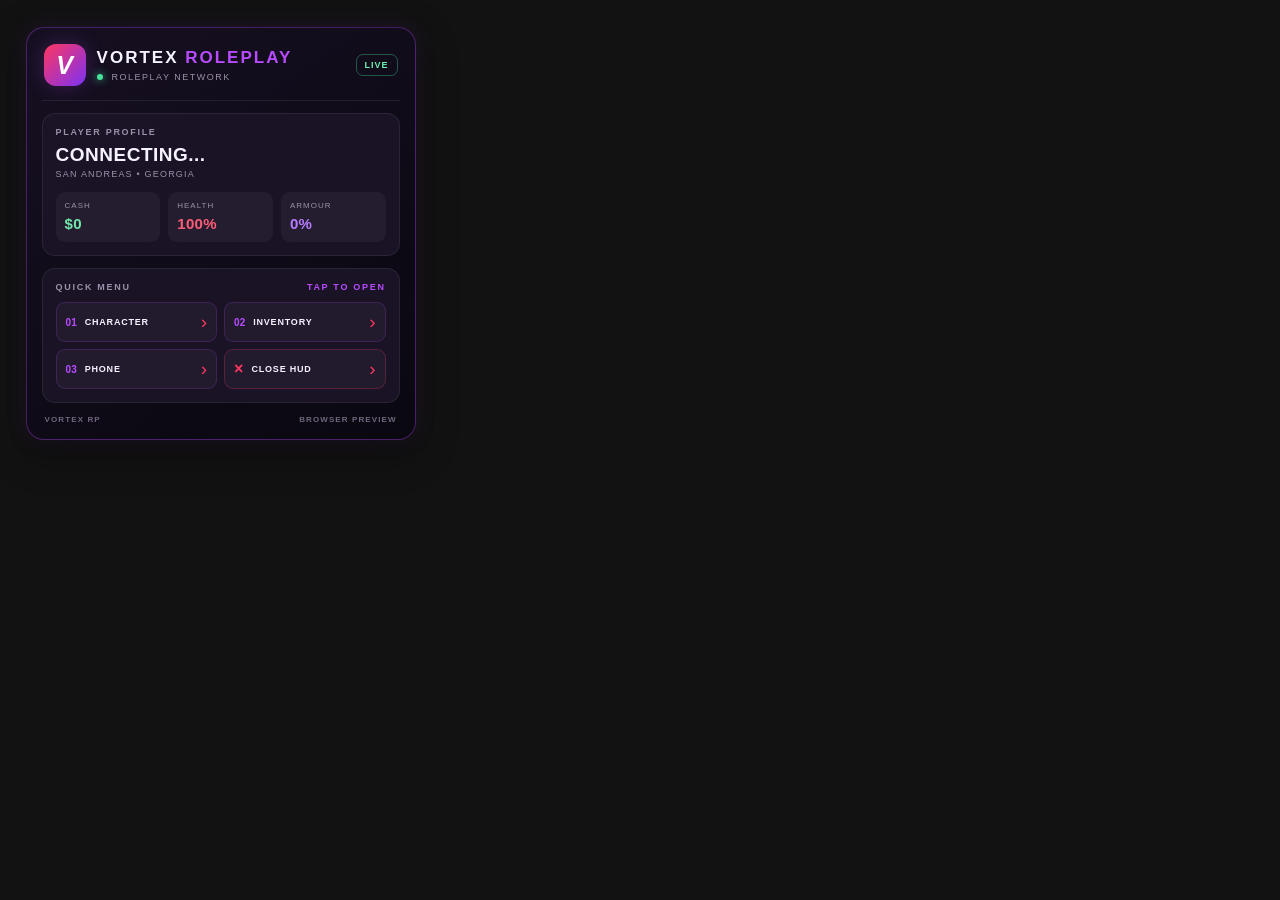
<file: cef/client-assets/index.html>
<!doctype html>
<html lang="en">
<head>
  <meta charset="utf-8">
  <meta name="viewport" content="width=device-width, initial-scale=1, maximum-scale=1, user-scalable=no">
  <meta name="theme-color" content="#090711">
  <title>VORTEX RP HUD</title>
  <link rel="stylesheet" href="styles.css">
</head>
<body>
  <main class="hud" aria-label="VORTEX roleplay interface">
    <header class="top">
      <div class="brand-mark">V</div>
      <div class="brand-copy">
        <div class="brand">VORTEX <span>ROLEPLAY</span></div>
        <div class="server-line"><i></i> ROLEPLAY NETWORK</div>
      </div>
      <div class="live-tag">LIVE</div>
    </header>

    <section class="player-card">
      <div class="eyebrow">PLAYER PROFILE</div>
      <div class="player-name" id="player-name">CONNECTING...</div>
      <div class="player-sub">SAN ANDREAS • GEORGIA</div>
      <div class="stats">
        <div class="stat">
          <span class="stat-label">CASH</span>
          <strong id="money">$0</strong>
        </div>
        <div class="stat">
          <span class="stat-label">HEALTH</span>
          <strong id="health">100%</strong>
        </div>
        <div class="stat">
          <span class="stat-label">ARMOUR</span>
          <strong id="armour">0%</strong>
        </div>
      </div>
    </section>

    <section class="menu-card">
      <div class="menu-heading">
        <span>QUICK MENU</span>
        <span class="menu-hint">TAP TO OPEN</span>
      </div>
      <div class="actions">
        <button type="button" data-action="character"><b>01</b><span>CHARACTER</span><em>›</em></button>
        <button type="button" data-action="inventory"><b>02</b><span>INVENTORY</span><em>›</em></button>
        <button type="button" data-action="phone"><b>03</b><span>PHONE</span><em>›</em></button>
        <button type="button" data-action="close" class="close"><b>×</b><span>CLOSE HUD</span><em>›</em></button>
      </div>
    </section>

    <footer>
      <span>VORTEX RP</span>
      <span id="bridge-status">WAITING FOR GAME CLIENT</span>
    </footer>
    <div class="notice" id="notice" role="status" aria-live="polite"></div>
  </main>
  <script src="vortex.js"></script>
</body>
</html>
</file>
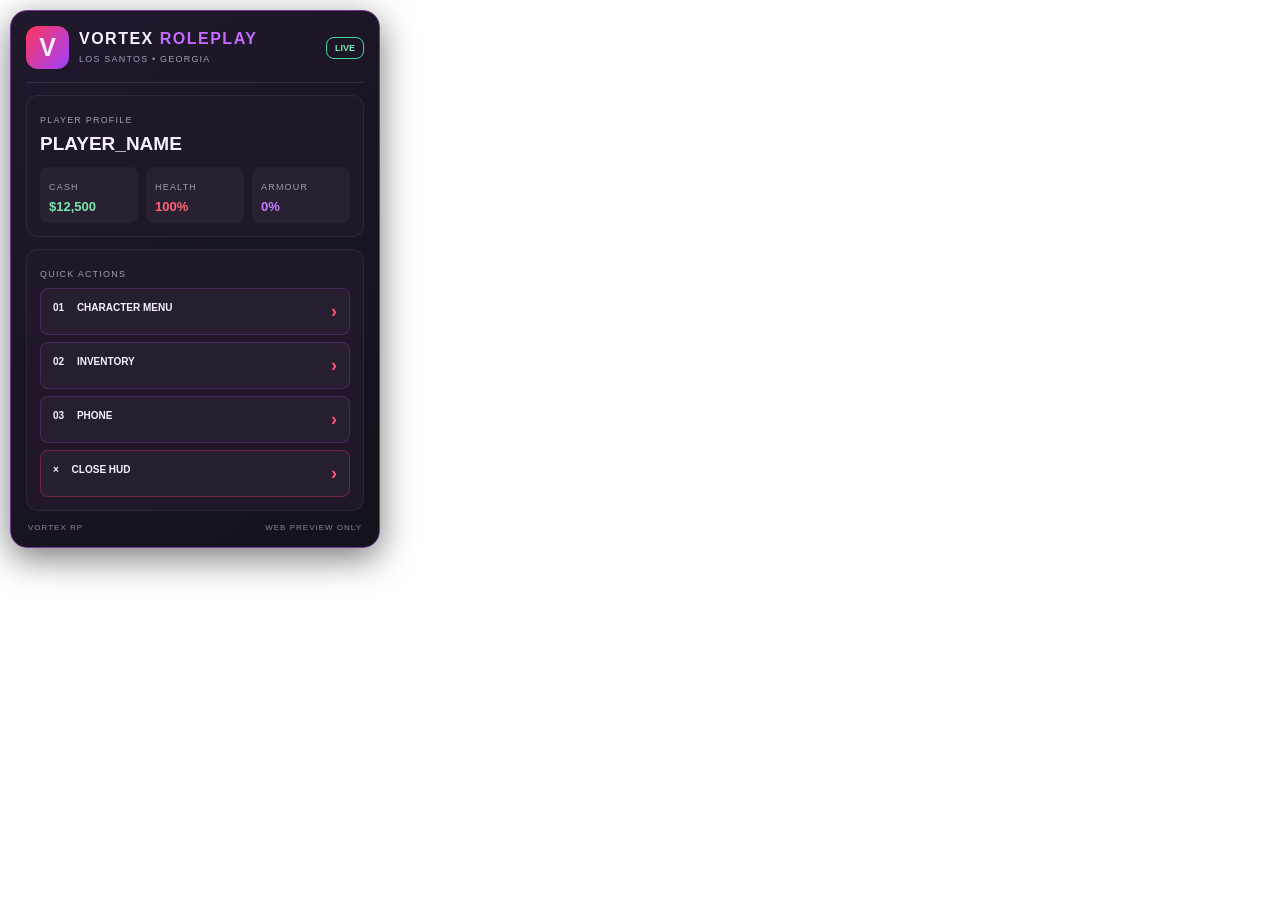
<file: app/src/main/assets/cef/index.html>
<!doctype html>
<html lang="en">
<head>
  <meta charset="utf-8">
  <meta name="viewport" content="width=device-width,initial-scale=1,maximum-scale=1,user-scalable=no">
  <title>VORTEX RP HUD</title>
  <link rel="stylesheet" href="styles.css">
</head>
<body>
  <main class="hud">
    <header class="top">
      <div class="mark">V</div>
      <div><div class="brand">VORTEX <span>ROLEPLAY</span></div><small>LOS SANTOS • GEORGIA</small></div>
      <b class="live">LIVE</b>
    </header>
    <section class="profile">
      <small>PLAYER PROFILE</small>
      <h1 id="player-name">PLAYER_NAME</h1>
      <div class="stats">
        <div><small>CASH</small><b id="money">$12,500</b></div>
        <div><small>HEALTH</small><b id="health">100%</b></div>
        <div><small>ARMOUR</small><b id="armour">0%</b></div>
      </div>
    </section>
    <section class="menu">
      <small>QUICK ACTIONS</small>
      <button data-action="character">01　 CHARACTER MENU <i>›</i></button>
      <button data-action="inventory">02　 INVENTORY <i>›</i></button>
      <button data-action="phone">03　 PHONE <i>›</i></button>
      <button data-action="close" class="close">×　 CLOSE HUD <i>›</i></button>
    </section>
    <footer><span>VORTEX RP</span><span id="state">WEB PREVIEW ONLY</span></footer>
    <div id="notice"></div>
  </main>
  <script src="vortex.js"></script>
</body>
</html>
</file>
<file: cef/client-assets/styles.css>
:root {
  color-scheme: dark;
  --bg: rgba(12, 9, 20, .94);
  --panel: rgba(28, 21, 39, .95);
  --line: rgba(184, 75, 255, .34);
  --purple: #b84bff;
  --red: #ff365f;
  --muted: #9a91a8;
  --white: #f7f2ff;
}
* { box-sizing: border-box; }
html, body { margin: 0; width: 100%; min-height: 100%; background: transparent; }
body { font-family: Arial, Helvetica, sans-serif; color: var(--white); -webkit-tap-highlight-color: transparent; }
button { font: inherit; }
.hud {
  width: min(390px, 96vw);
  margin: 3vh 0 0 2vw;
  padding: 15px;
  border: 1px solid var(--line);
  border-radius: 18px;
  background: linear-gradient(145deg, rgba(23,16,34,.97), rgba(9,7,16,.94));
  box-shadow: 0 12px 40px rgba(0,0,0,.38), 0 0 22px rgba(174,54,255,.12);
  overflow: hidden;
}
.top { display: flex; align-items: center; gap: 11px; padding: 1px 2px 14px; border-bottom: 1px solid rgba(255,255,255,.08); }
.brand-mark {
  display: grid; place-items: center; width: 42px; height: 42px; border-radius: 12px;
  color: white; font-size: 25px; font-weight: 900; font-style: italic;
  background: linear-gradient(135deg, var(--red), #7c32f5);
  box-shadow: 0 0 20px rgba(184,75,255,.24);
}
.brand { font-size: 17px; font-weight: 900; letter-spacing: 2px; }
.brand span { color: var(--purple); }
.server-line { margin-top: 4px; color: var(--muted); font-size: 9px; letter-spacing: 1.5px; }
.server-line i { display: inline-block; width: 6px; height: 6px; margin-right: 5px; border-radius: 50%; background: #45e49a; box-shadow: 0 0 8px #45e49a; }
.live-tag { margin-left: auto; padding: 5px 8px; border: 1px solid rgba(69,228,154,.35); border-radius: 7px; color: #72efb1; font-size: 9px; font-weight: 800; letter-spacing: 1px; }
.player-card, .menu-card { margin-top: 12px; padding: 13px; border: 1px solid rgba(255,255,255,.07); border-radius: 13px; background: var(--panel); }
.eyebrow, .menu-heading { color: var(--muted); font-size: 9px; font-weight: 800; letter-spacing: 1.7px; }
.player-name { margin-top: 7px; font-size: 19px; font-weight: 900; letter-spacing: .5px; }
.player-sub { margin-top: 3px; color: var(--muted); font-size: 9px; letter-spacing: 1.2px; }
.stats { display: grid; grid-template-columns: repeat(3, 1fr); gap: 8px; margin-top: 13px; }
.stat { padding: 9px; border-radius: 9px; background: rgba(255,255,255,.045); }
.stat-label { display: block; margin-bottom: 5px; color: var(--muted); font-size: 8px; letter-spacing: 1px; }
.stat strong { font-size: 15px; letter-spacing: .3px; }
.stat:first-child strong { color: #74e7ad; }
.stat:nth-child(2) strong { color: #ff5c77; }
.stat:nth-child(3) strong { color: #b77bff; }
.menu-heading { display: flex; justify-content: space-between; }
.menu-hint { color: var(--purple); }
.actions { display: grid; grid-template-columns: 1fr 1fr; gap: 7px; margin-top: 10px; }
.actions button {
  display: flex; align-items: center; min-height: 40px; gap: 8px; padding: 0 9px;
  border: 1px solid rgba(184,75,255,.19); border-radius: 9px; color: var(--white);
  background: rgba(255,255,255,.035); text-align: left; cursor: pointer;
}
.actions button:active { background: rgba(184,75,255,.22); transform: scale(.985); }
.actions b { color: var(--purple); font-size: 10px; }
.actions span { flex: 1; font-size: 9px; font-weight: 800; letter-spacing: .8px; }
.actions em { color: var(--red); font-size: 19px; font-style: normal; }
.actions .close { border-color: rgba(255,54,95,.25); }
.actions .close b { color: var(--red); font-size: 16px; }
footer { display: flex; justify-content: space-between; gap: 8px; padding: 12px 3px 0; color: #71677d; font-size: 8px; font-weight: 800; letter-spacing: 1.1px; }
#bridge-status { text-align: right; }
.notice {
  display: none; margin-top: 10px; padding: 9px 11px; border-left: 3px solid var(--purple);
  border-radius: 6px; color: white; background: rgba(184,75,255,.15); font-size: 11px;
}
.notice.visible { display: block; }
@media (max-width: 360px) {
  .hud { padding: 11px; }
  .actions { grid-template-columns: 1fr; }
}
</file>
<file: app/src/main/assets/cef/styles.css>
*{box-sizing:border-box}html,body{margin:0;background:transparent;color:#f7f1ff;font-family:Arial,sans-serif}body{padding:10px}.hud{width:min(370px,96vw);padding:15px;border-radius:17px;border:1px solid #713c91;background:linear-gradient(145deg,rgba(25,17,37,.97),rgba(10,8,17,.96));box-shadow:0 10px 35px #0008}.top{display:flex;align-items:center;gap:10px;padding-bottom:13px;border-bottom:1px solid #ffffff1a}.mark{display:grid;place-items:center;width:43px;height:43px;border-radius:12px;background:linear-gradient(130deg,#ff365b,#9e42ff);font-size:25px;font-weight:900}.brand{font-size:16px;font-weight:900;letter-spacing:1.5px}.brand span{color:#c36aff}small{font-size:9px;letter-spacing:1.2px;color:#a69ab2}.live{margin-left:auto;padding:5px 8px;border:1px solid #47d99a;border-radius:8px;color:#75e9b3;font-size:9px}.profile,.menu{margin-top:12px;padding:13px;border-radius:12px;background:#201729;border:1px solid #ffffff12}.profile h1{font-size:19px;margin:6px 0 12px}.stats{display:grid;grid-template-columns:repeat(3,1fr);gap:8px}.stats div{padding:9px;border-radius:8px;background:#ffffff0a}.stats b{display:block;margin-top:5px;font-size:13px}.stats div:first-child b{color:#78e7ae}.stats div:nth-child(2) b{color:#ff6178}.stats div:nth-child(3) b{color:#c47cff}.menu button{display:block;width:100%;margin-top:7px;padding:12px;text-align:left;border:1px solid #a548d444;border-radius:8px;background:#ffffff08;color:#f7f1ff;font-weight:700;font-size:10px}.menu button i{float:right;color:#ff5579;font-style:normal;font-size:18px}.menu .close{border-color:#ff365b55}footer{display:flex;justify-content:space-between;margin:12px 2px 0;color:#8f829c;font-size:8px;letter-spacing:1px}#notice{display:none;margin-top:9px;padding:9px;border-left:3px solid #b84bff;background:#b84bff22;border-radius:6px;font-size:10px}#notice.on{display:block}
</file>
